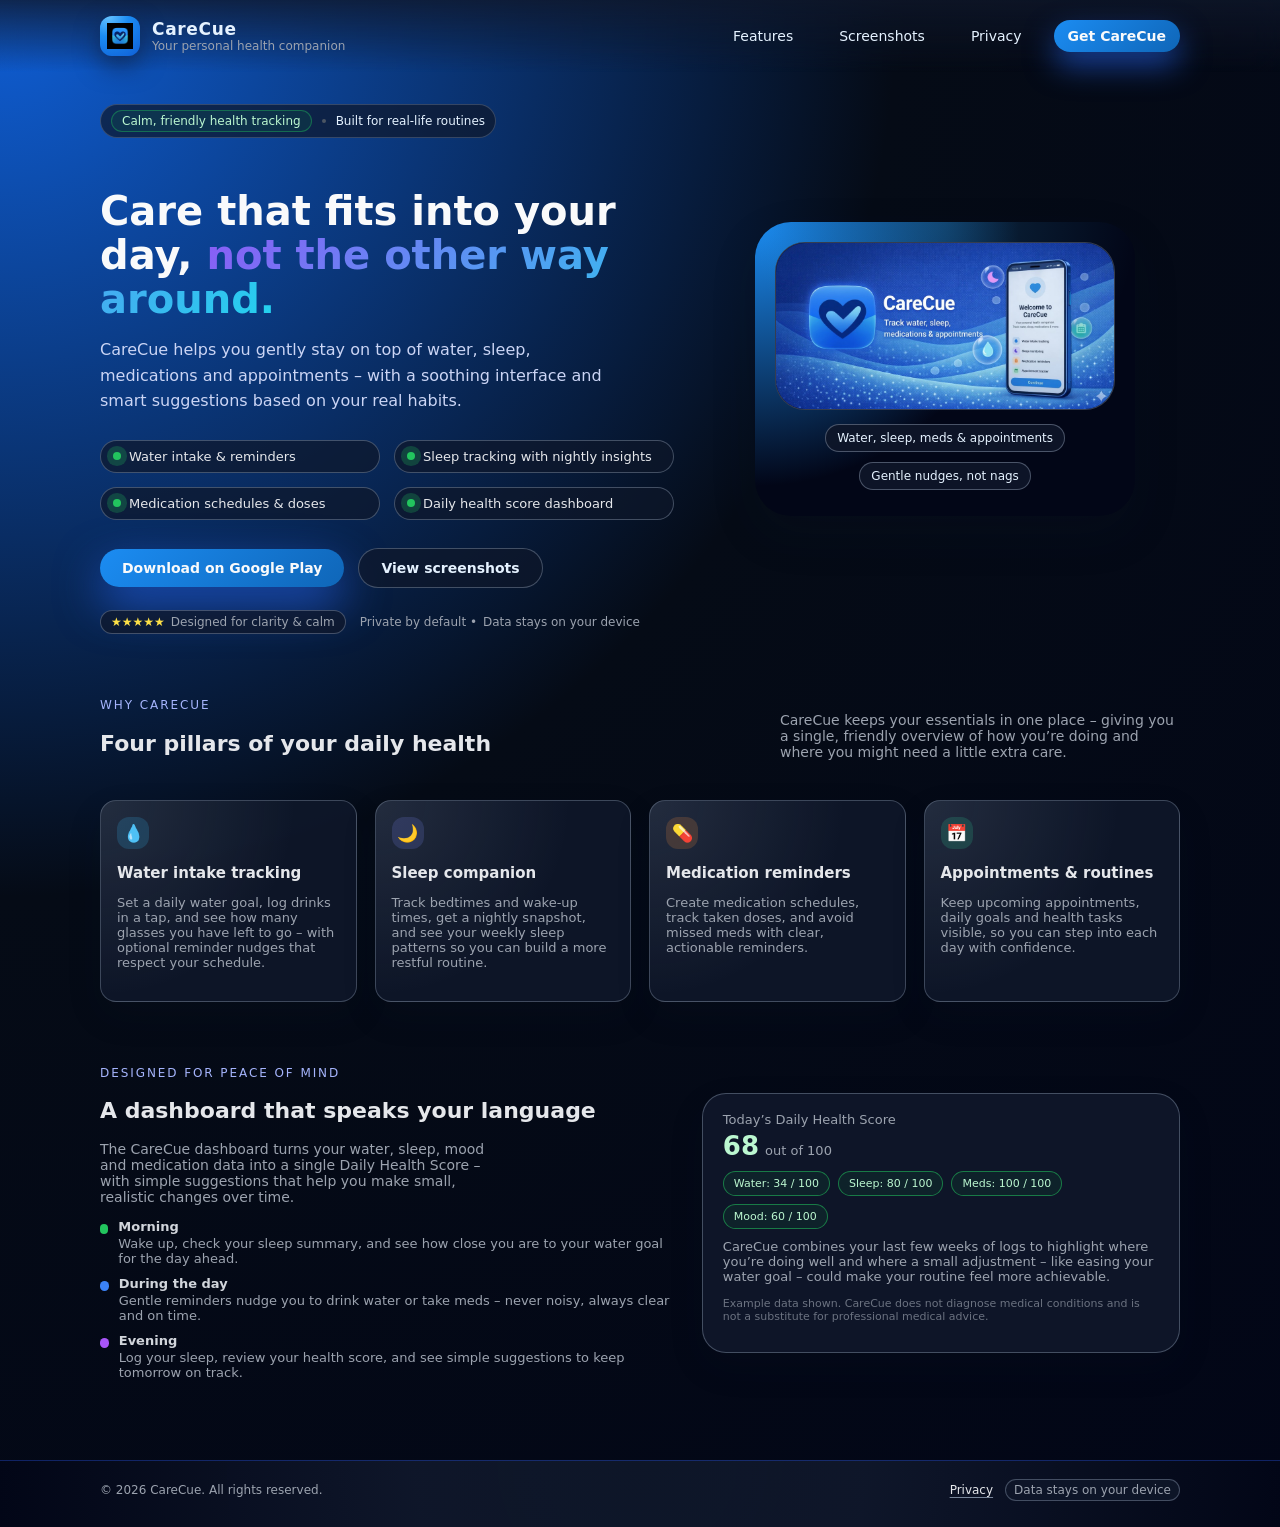
<file: index.html>
<!DOCTYPE html>
<html lang="en">

<head>
  <meta charset="UTF-8" />
  <meta name="viewport" content="width=device-width, initial-scale=1" />
  <title>CareCue – Track water, sleep, meds & appointments</title>
  <meta name="description"
    content="CareCue is your gentle health companion. Track water intake, sleep, medications, mood and appointments in one calm, private app." />
  <link rel="stylesheet" href="styles.css" />
  <link rel="icon" type="image/png" href="images/carecue_logo.png" />
</head>

<body>
  <div class="hero-bg"></div>
  <div class="page-wrap">
    <header class="nav">
      <div class="shell nav-inner">
        <a href="index.html" class="brand" aria-label="CareCue home">
          <div class="brand-logo">
            <img src="images/carecue_logo.png" alt="CareCue logo" loading="lazy" />
          </div>
          <div>
            <div class="brand-text-title">CareCue</div>
            <div class="brand-text-sub">Your personal health companion</div>
          </div>
        </a>

        <button class="nav-toggle" type="button" aria-label="Toggle navigation" data-nav-toggle>☰</button>

        <nav class="nav-links" data-nav-links>
          <a class="nav-link" href="features.html">Features</a>
          <a class="nav-link" href="gallery.html">Screenshots</a>
          <a class="nav-link" href="privacy.html">Privacy</a>
          <a class="nav-link nav-link--primary" href="#cta">Get CareCue</a>
        </nav>
      </div>
    </header>

    <main>
      <section class="hero">
        <div class="shell hero-grid">
          <div>
            <div class="hero-badge-row">
              <span class="hero-badge-pill">Calm, friendly health tracking</span>
              <span class="pill-divider"></span>
              <span>Built for real-life routines</span>
            </div>

            <h1 class="hero-heading">
              Care that fits into your day,
              <span>not the other way around.</span>
            </h1>

            <p class="hero-subheading">
              CareCue helps you gently stay on top of water, sleep, medications and appointments –
              with a soothing interface and smart suggestions based on your real habits.
            </p>

            <div class="hero-highlights">
              <div class="chip">
                <span class="chip-dot"></span>
                Water intake & reminders
              </div>
              <div class="chip">
                <span class="chip-dot"></span>
                Sleep tracking with nightly insights
              </div>
              <div class="chip">
                <span class="chip-dot"></span>
                Medication schedules & doses
              </div>
              <div class="chip">
                <span class="chip-dot"></span>
                Daily health score dashboard
              </div>
            </div>

            <div class="hero-actions" id="cta">
              <a class="btn btn-primary"
                href="https://play.google.com/store/apps/details?id=com.vantage.carecue&amp;utm_source=site"
                target="_blank" rel="noopener noreferrer">
                Download on Google Play
              </a>
              <a class="btn btn-ghost" href="gallery.html">
                View screenshots
              </a>
            </div>

            <div class="hero-meta">
              <div class="hero-meta-item hero-meta-pill">
                <span class="hero-stars">★★★★★</span>
                <span>Designed for clarity & calm</span>
              </div>
              <div class="hero-meta-item">
                <span>Private by default •</span>
                <span>Data stays on your device</span>
              </div>
            </div>
          </div>

          <div class="hero-device-wrap" aria-hidden="true">
            <div class="feature-frame">
              <div class="feature-frame-inner">
                <!-- Place your wide feature graphic as carecue_feature.jpg in this directory -->
                <img src="images/CareCue_feature.png" alt="CareCue feature graphic" class="hero-art" loading="lazy" />
              </div>
              <div class="feature-pill-row">
                <div class="feature-pill">Water, sleep, meds & appointments</div>
                <div class="feature-pill">Gentle nudges, not nags</div>
              </div>
            </div>
          </div>
        </div>
      </section>

      <section class="section">
        <div class="shell">
          <div class="section-header">
            <div>
              <div class="section-kicker">Why CareCue</div>
              <h2 class="section-title">Four pillars of your daily health</h2>
            </div>
            <p class="section-subtitle">
              CareCue keeps your essentials in one place – giving you a single, friendly overview of
              how you’re doing and where you might need a little extra care.
            </p>
          </div>

          <div class="card-grid">
            <article class="card">
              <div class="card-icon card-icon--water">💧</div>
              <h3 class="card-title">Water intake tracking</h3>
              <p class="card-body">
                Set a daily water goal, log drinks in a tap, and see how many glasses you have left
                to go – with optional reminder nudges that respect your schedule.
              </p>
            </article>

            <article class="card">
              <div class="card-icon card-icon--sleep">🌙</div>
              <h3 class="card-title">Sleep companion</h3>
              <p class="card-body">
                Track bedtimes and wake-up times, get a nightly snapshot, and see your weekly sleep
                patterns so you can build a more restful routine.
              </p>
            </article>

            <article class="card">
              <div class="card-icon card-icon--meds">💊</div>
              <h3 class="card-title">Medication reminders</h3>
              <p class="card-body">
                Create medication schedules, track taken doses, and avoid missed meds with clear,
                actionable reminders.
              </p>
            </article>

            <article class="card">
              <div class="card-icon card-icon--calendar">📅</div>
              <h3 class="card-title">Appointments & routines</h3>
              <p class="card-body">
                Keep upcoming appointments, daily goals and health tasks visible, so you can step
                into each day with confidence.
              </p>
            </article>
          </div>
        </div>
      </section>

      <section class="section">
        <div class="shell benefit-row">
          <div>
            <div class="section-kicker">Designed for peace of mind</div>
            <h2 class="section-title">A dashboard that speaks your language</h2>
            <p class="section-subtitle">
              The CareCue dashboard turns your water, sleep, mood and medication data into a single
              Daily Health Score – with simple suggestions that help you make small, realistic
              changes over time.
            </p>

            <div class="timeline">
              <div class="timeline-item">
                <div class="timeline-dot" style="background:#22c55e;"></div>
                <div class="timeline-content">
                  <div class="timeline-label">Morning</div>
                  <div class="timeline-detail">
                    Wake up, check your sleep summary, and see how close you are to your water goal
                    for the day ahead.
                  </div>
                </div>
              </div>

              <div class="timeline-item">
                <div class="timeline-dot" style="background:#3b82f6;"></div>
                <div class="timeline-content">
                  <div class="timeline-label">During the day</div>
                  <div class="timeline-detail">
                    Gentle reminders nudge you to drink water or take meds – never noisy, always
                    clear and on time.
                  </div>
                </div>
              </div>

              <div class="timeline-item">
                <div class="timeline-dot" style="background:#a855f7;"></div>
                <div class="timeline-content">
                  <div class="timeline-label">Evening</div>
                  <div class="timeline-detail">
                    Log your sleep, review your health score, and see simple suggestions to keep
                    tomorrow on track.
                  </div>
                </div>
              </div>
            </div>
          </div>

          <aside class="benefit-panel" aria-label="Example of CareCue insights">
            <div class="benefit-metric">Today’s Daily Health Score</div>
            <div class="benefit-score">
              <div class="benefit-score-main">68</div>
              <div class="benefit-score-label">out of 100</div>
            </div>

            <div class="benefit-badges">
              <span class="benefit-pill">Water: 34 / 100</span>
              <span class="benefit-pill">Sleep: 80 / 100</span>
              <span class="benefit-pill">Meds: 100 / 100</span>
              <span class="benefit-pill">Mood: 60 / 100</span>
            </div>

            <p class="card-body" style="margin-top:10px;">
              CareCue combines your last few weeks of logs to highlight where you’re doing well and
              where a small adjustment – like easing your water goal – could make your routine feel
              more achievable.
            </p>

            <p class="benefit-footnote">
              Example data shown. CareCue does not diagnose medical conditions and is not a
              substitute for professional medical advice.
            </p>
          </aside>
        </div>
      </section>
    </main>

    <footer class="footer">
      <div class="shell footer-inner">
        <div>© <span id="year"></span> CareCue. All rights reserved.</div>
        <div class="footer-links">
          <a href="privacy.html" class="link-underline">Privacy</a>
          <span class="footer-badge">Data stays on your device</span>
        </div>
      </div>
    </footer>
  </div>

  <script src="app.js"></script>
  <script>
    document.getElementById("year").textContent = new Date().getFullYear();
  </script>
</body>

</html>
</file>
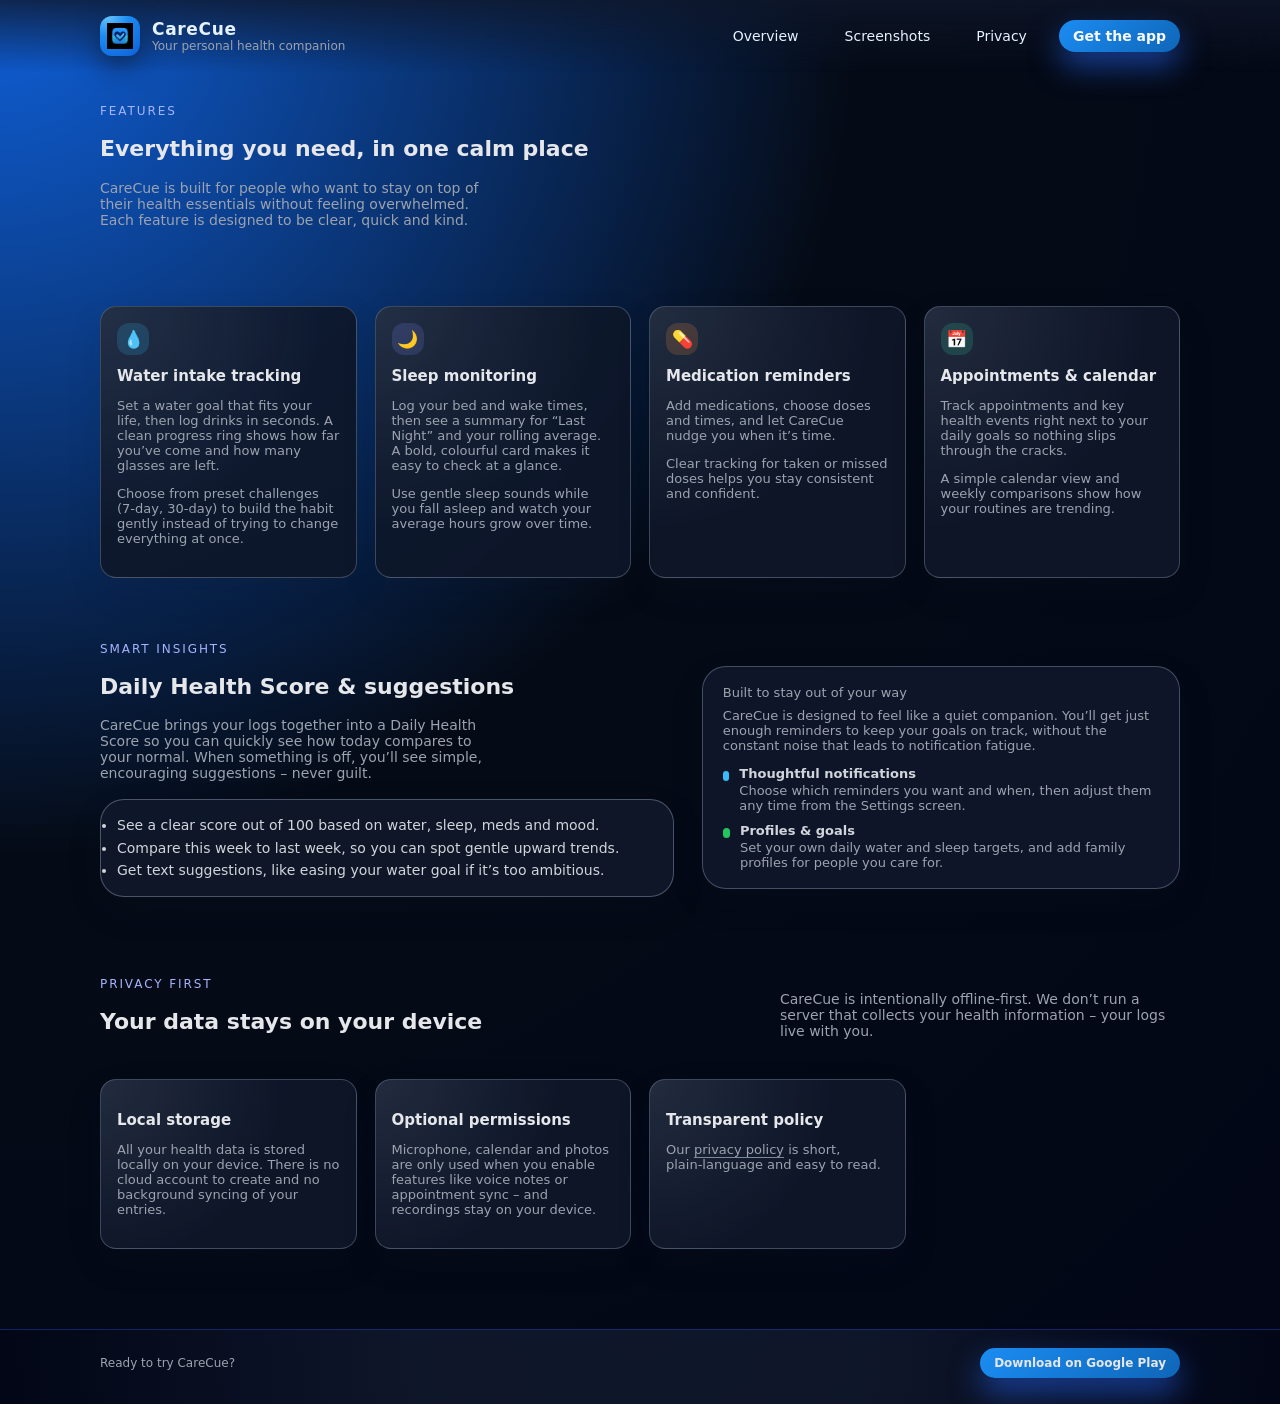
<file: features.html>
<!DOCTYPE html>
<html lang="en">

<head>
  <meta charset="UTF-8" />
  <meta name="viewport" content="width=device-width, initial-scale=1" />
  <title>CareCue Features – Gentle health tracking</title>
  <meta name="description"
    content="Explore CareCue features: water intake tracking, sleep monitoring, medication reminders, appointments and a daily health score that brings it together." />
  <link rel="stylesheet" href="styles.css" />
  <link rel="icon" type="image/png" href="images/carecue_logo.png" />
</head>

<body>
  <div class="hero-bg"></div>
  <div class="page-wrap">
    <header class="nav">
      <div class="shell nav-inner">
        <a href="index.html" class="brand" aria-label="CareCue home">
          <div class="brand-logo">
            <img src="images/carecue_logo.png" alt="CareCue logo" loading="lazy" />
          </div>
          <div>
            <div class="brand-text-title">CareCue</div>
            <div class="brand-text-sub">Your personal health companion</div>
          </div>
        </a>
        <button class="nav-toggle" type="button" aria-label="Toggle navigation" data-nav-toggle>☰</button>
        <nav class="nav-links" data-nav-links>
          <a class="nav-link" href="index.html">Overview</a>
          <a class="nav-link" href="gallery.html">Screenshots</a>
          <a class="nav-link" href="privacy.html">Privacy</a>
          <a class="nav-link nav-link--primary"
            href="https://play.google.com/store/apps/details?id=com.vantage.carecue&amp;utm_source=site-features"
            target="_blank" rel="noopener noreferrer">Get the app</a>
        </nav>
      </div>
    </header>

    <main>
      <section class="hero">
        <div class="shell">
          <div class="section-kicker">Features</div>
          <h1 class="section-title">Everything you need, in one calm place</h1>
          <p class="section-subtitle">
            CareCue is built for people who want to stay on top of their health essentials without
            feeling overwhelmed. Each feature is designed to be clear, quick and kind.
          </p>
        </div>
      </section>

      <section class="section">
        <div class="shell card-grid">
          <article class="card">
            <div class="card-icon card-icon--water">💧</div>
            <h2 class="card-title">Water intake tracking</h2>
            <p class="card-body">
              Set a water goal that fits your life, then log drinks in seconds. A clean progress
              ring shows how far you’ve come and how many glasses are left.
            </p>
            <p class="card-body">
              Choose from preset challenges (7‑day, 30‑day) to build the habit gently instead of
              trying to change everything at once.
            </p>
          </article>

          <article class="card">
            <div class="card-icon card-icon--sleep">🌙</div>
            <h2 class="card-title">Sleep monitoring</h2>
            <p class="card-body">
              Log your bed and wake times, then see a summary for “Last Night” and your rolling
              average. A bold, colourful card makes it easy to check at a glance.
            </p>
            <p class="card-body">
              Use gentle sleep sounds while you fall asleep and watch your average hours grow over
              time.
            </p>
          </article>

          <article class="card">
            <div class="card-icon card-icon--meds">💊</div>
            <h2 class="card-title">Medication reminders</h2>
            <p class="card-body">
              Add medications, choose doses and times, and let CareCue nudge you when it’s time.
            </p>
            <p class="card-body">
              Clear tracking for taken or missed doses helps you stay consistent and confident.
            </p>
          </article>

          <article class="card">
            <div class="card-icon card-icon--calendar">📅</div>
            <h2 class="card-title">Appointments & calendar</h2>
            <p class="card-body">
              Track appointments and key health events right next to your daily goals so nothing
              slips through the cracks.
            </p>
            <p class="card-body">
              A simple calendar view and weekly comparisons show how your routines are trending.
            </p>
          </article>
        </div>
      </section>

      <section class="section">
        <div class="shell benefit-row">
          <div>
            <div class="section-kicker">Smart insights</div>
            <h2 class="section-title">Daily Health Score & suggestions</h2>
            <p class="section-subtitle">
              CareCue brings your logs together into a Daily Health Score so you can quickly see
              how today compares to your normal. When something is off, you’ll see simple,
              encouraging suggestions – never guilt.
            </p>

            <ul class="doc" style="margin-top:18px; padding:14px 16px;">
              <li>See a clear score out of 100 based on water, sleep, meds and mood.</li>
              <li>Compare this week to last week, so you can spot gentle upward trends.</li>
              <li>Get text suggestions, like easing your water goal if it’s too ambitious.</li>
            </ul>
          </div>

          <aside class="benefit-panel">
            <div class="benefit-metric">Built to stay out of your way</div>
            <p class="card-body" style="margin-top:8px;">
              CareCue is designed to feel like a quiet companion. You’ll get just enough reminders
              to keep your goals on track, without the constant noise that leads to notification
              fatigue.
            </p>

            <div class="timeline" style="margin-top:10px;">
              <div class="timeline-item">
                <div class="timeline-dot" style="background:#38bdf8;"></div>
                <div class="timeline-content">
                  <div class="timeline-label">Thoughtful notifications</div>
                  <div class="timeline-detail">
                    Choose which reminders you want and when, then adjust them any time from the
                    Settings screen.
                  </div>
                </div>
              </div>
              <div class="timeline-item">
                <div class="timeline-dot" style="background:#22c55e;"></div>
                <div class="timeline-content">
                  <div class="timeline-label">Profiles & goals</div>
                  <div class="timeline-detail">
                    Set your own daily water and sleep targets, and add family profiles for people
                    you care for.
                  </div>
                </div>
              </div>
            </div>
          </aside>
        </div>
      </section>

      <section class="section">
        <div class="shell">
          <div class="section-header">
            <div>
              <div class="section-kicker">Privacy first</div>
              <h2 class="section-title">Your data stays on your device</h2>
            </div>
            <p class="section-subtitle">
              CareCue is intentionally offline‑first. We don’t run a server that collects your
              health information – your logs live with you.
            </p>
          </div>

          <div class="card-grid">
            <article class="card">
              <h3 class="card-title">Local storage</h3>
              <p class="card-body">
                All your health data is stored locally on your device. There is no cloud account to
                create and no background syncing of your entries.
              </p>
            </article>
            <article class="card">
              <h3 class="card-title">Optional permissions</h3>
              <p class="card-body">
                Microphone, calendar and photos are only used when you enable features like voice
                notes or appointment sync – and recordings stay on your device.
              </p>
            </article>
            <article class="card">
              <h3 class="card-title">Transparent policy</h3>
              <p class="card-body">
                Our <a href="privacy.html" class="link-underline">privacy policy</a> is short,
                plain‑language and easy to read.
              </p>
            </article>
          </div>
        </div>
      </section>
    </main>

    <footer class="footer">
      <div class="shell footer-inner">
        <div>Ready to try CareCue?</div>
        <div class="footer-links">
          <a class="nav-link nav-link--primary"
            href="https://play.google.com/store/apps/details?id=com.vantage.carecue&amp;utm_source=site-features-footer"
            target="_blank" rel="noopener noreferrer">Download on Google Play</a>
        </div>
      </div>
    </footer>
  </div>

  <script src="app.js"></script>
</body>

</html>
</file>
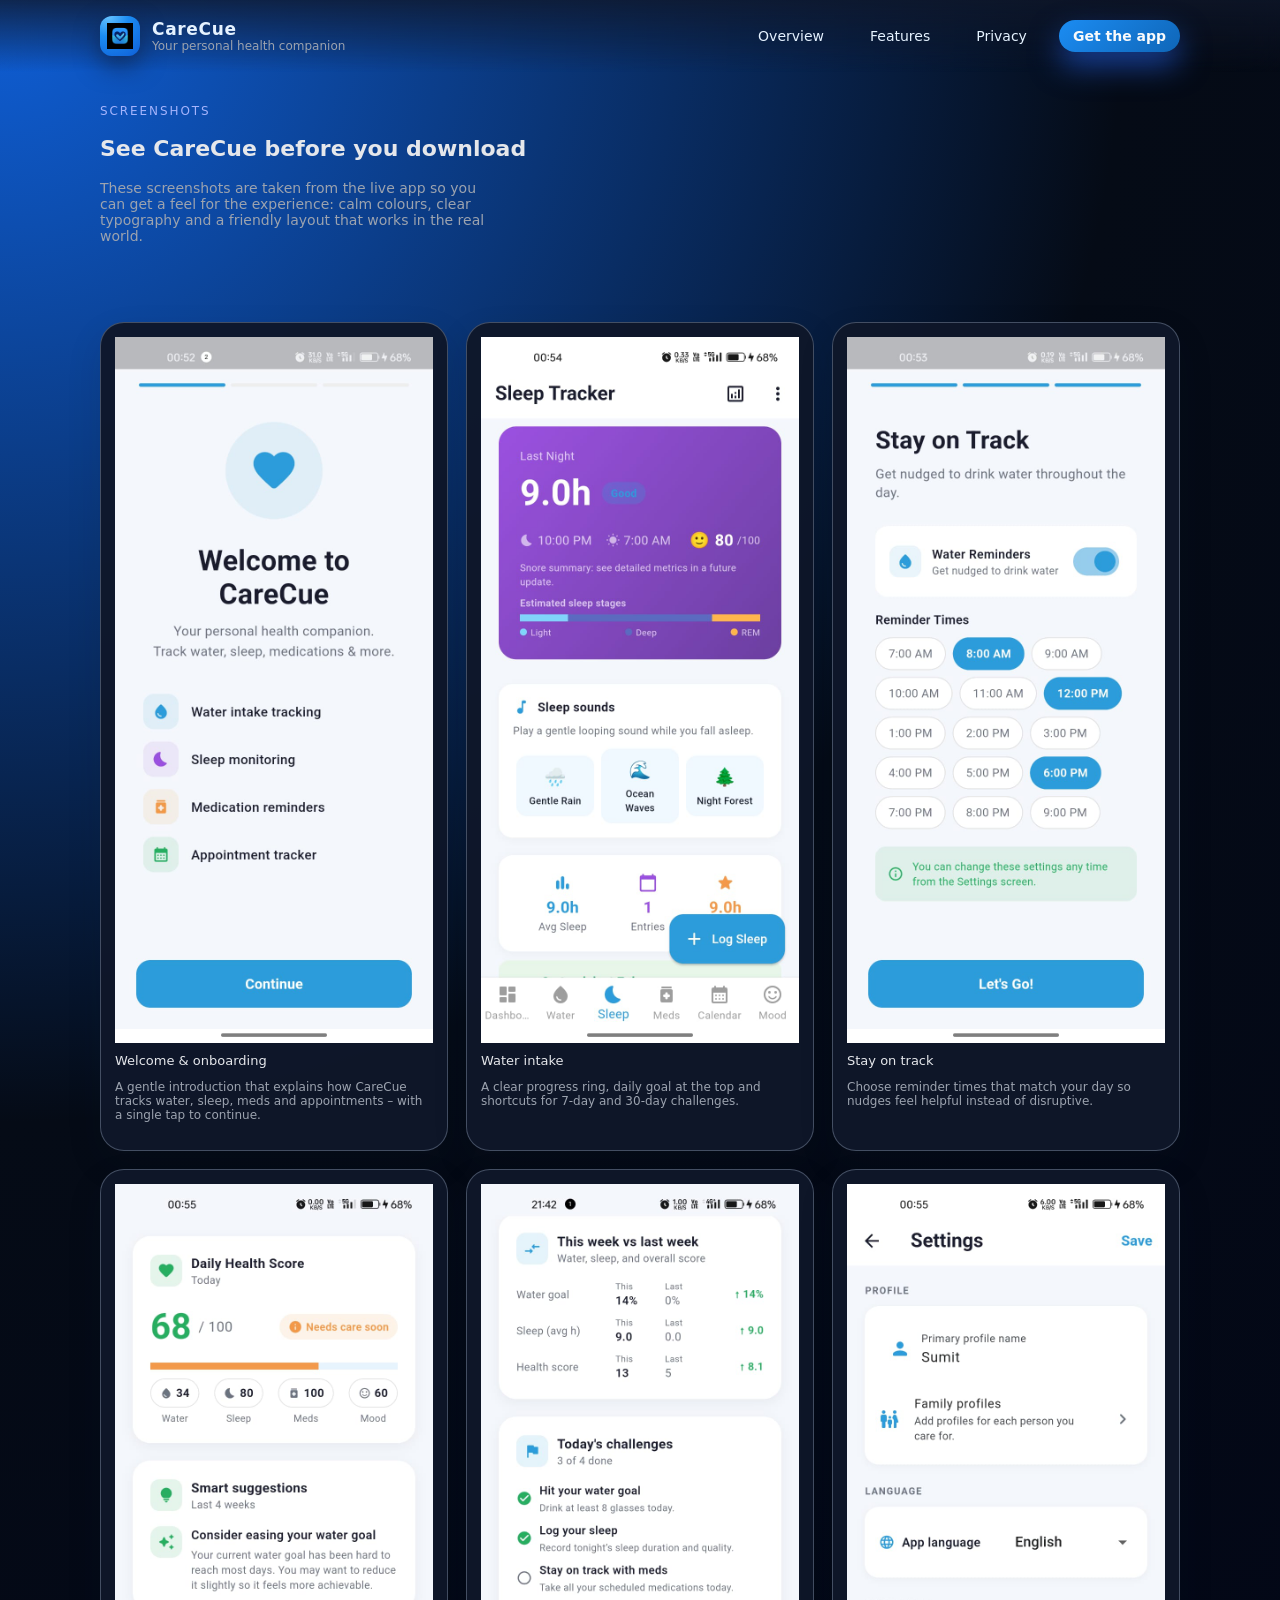
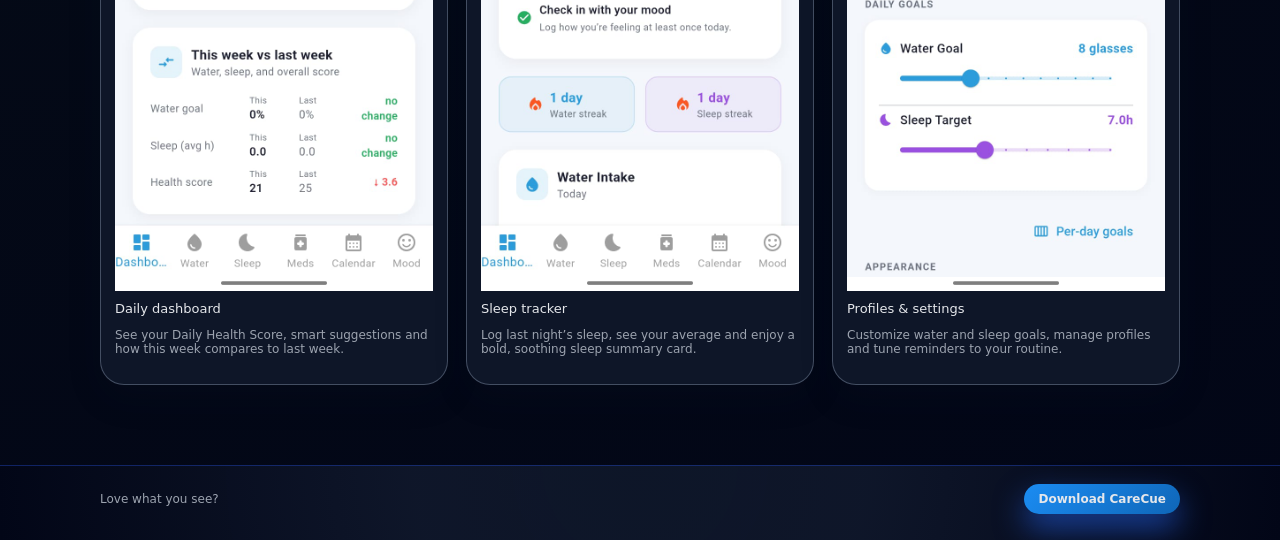
<file: gallery.html>
<!DOCTYPE html>
<html lang="en">

<head>
  <meta charset="UTF-8" />
  <meta name="viewport" content="width=device-width, initial-scale=1" />
  <title>CareCue Screenshots – See the app in action</title>
  <meta name="description"
    content="Browse CareCue screenshots: onboarding, water intake, sleep tracker, health score dashboard, settings and more." />
  <link rel="stylesheet" href="styles.css" />
  <link rel="icon" type="image/png" href="images/carecue_logo.png" />
</head>

<body>
  <div class="hero-bg"></div>
  <div class="page-wrap">
    <header class="nav">
      <div class="shell nav-inner">
        <a href="index.html" class="brand" aria-label="CareCue home">
          <div class="brand-logo">
            <img src="images/carecue_logo.png" alt="CareCue logo" loading="lazy" />
          </div>
          <div>
            <div class="brand-text-title">CareCue</div>
            <div class="brand-text-sub">Your personal health companion</div>
          </div>
        </a>
        <button class="nav-toggle" type="button" aria-label="Toggle navigation" data-nav-toggle>☰</button>
        <nav class="nav-links" data-nav-links>
          <a class="nav-link" href="index.html">Overview</a>
          <a class="nav-link" href="features.html">Features</a>
          <a class="nav-link" href="privacy.html">Privacy</a>
          <a class="nav-link nav-link--primary"
            href="https://play.google.com/store/apps/details?id=com.vantage.carecue&amp;utm_source=site-gallery"
            target="_blank" rel="noopener noreferrer">Get the app</a>
        </nav>
      </div>
    </header>

    <main>
      <section class="hero">
        <div class="shell">
          <div class="section-kicker">Screenshots</div>
          <h1 class="section-title">See CareCue before you download</h1>
          <p class="section-subtitle">
            These screenshots are taken from the live app so you can get a feel for the experience:
            calm colours, clear typography and a friendly layout that works in the real world.
          </p>
        </div>
      </section>

      <section class="section">
        <div class="shell gallery-grid">
          <article class="screen-card">
            <!-- Replace the src with the actual onboarding screenshot filename you copy into this folder -->
            <img src="images/screenshot_welcome.png" alt="CareCue welcome screen" loading="lazy" />
            <div class="screen-label">Welcome & onboarding</div>
            <p class="screen-note">
              A gentle introduction that explains how CareCue tracks water, sleep, meds and
              appointments – with a single tap to continue.
            </p>
          </article>

          <article class="screen-card">
            <img src="images/screenshot_water_intake.png" alt="CareCue water intake tracking" loading="lazy" />
            <div class="screen-label">Water intake</div>
            <p class="screen-note">
              A clear progress ring, daily goal at the top and shortcuts for 7‑day and 30‑day
              challenges.
            </p>
          </article>

          <article class="screen-card">
            <img src="images/screenshot_water_reminders.png" alt="CareCue water reminder setup" loading="lazy" />
            <div class="screen-label">Stay on track</div>
            <p class="screen-note">
              Choose reminder times that match your day so nudges feel helpful instead of
              disruptive.
            </p>
          </article>

          <article class="screen-card">
            <img src="images/screenshot_dashboard.png" alt="CareCue daily health score dashboard" loading="lazy" />
            <div class="screen-label">Daily dashboard</div>
            <p class="screen-note">
              See your Daily Health Score, smart suggestions and how this week compares to last
              week.
            </p>
          </article>

          <article class="screen-card">
            <img src="images/screenshot_sleep.png" alt="CareCue sleep tracker" loading="lazy" />
            <div class="screen-label">Sleep tracker</div>
            <p class="screen-note">
              Log last night’s sleep, see your average and enjoy a bold, soothing sleep summary
              card.
            </p>
          </article>

          <article class="screen-card">
            <img src="images/screenshot_settings.png" alt="CareCue settings screen" loading="lazy" />
            <div class="screen-label">Profiles & settings</div>
            <p class="screen-note">
              Customize water and sleep goals, manage profiles and tune reminders to your routine.
            </p>
          </article>
        </div>
      </section>
    </main>

    <footer class="footer">
      <div class="shell footer-inner">
        <div>Love what you see?</div>
        <div class="footer-links">
          <a class="nav-link nav-link--primary"
            href="https://play.google.com/store/apps/details?id=com.vantage.carecue&amp;utm_source=site-gallery-footer"
            target="_blank" rel="noopener noreferrer">Download CareCue</a>
        </div>
      </div>
    </footer>
  </div>

  <script src="app.js"></script>
</body>

</html>
</file>
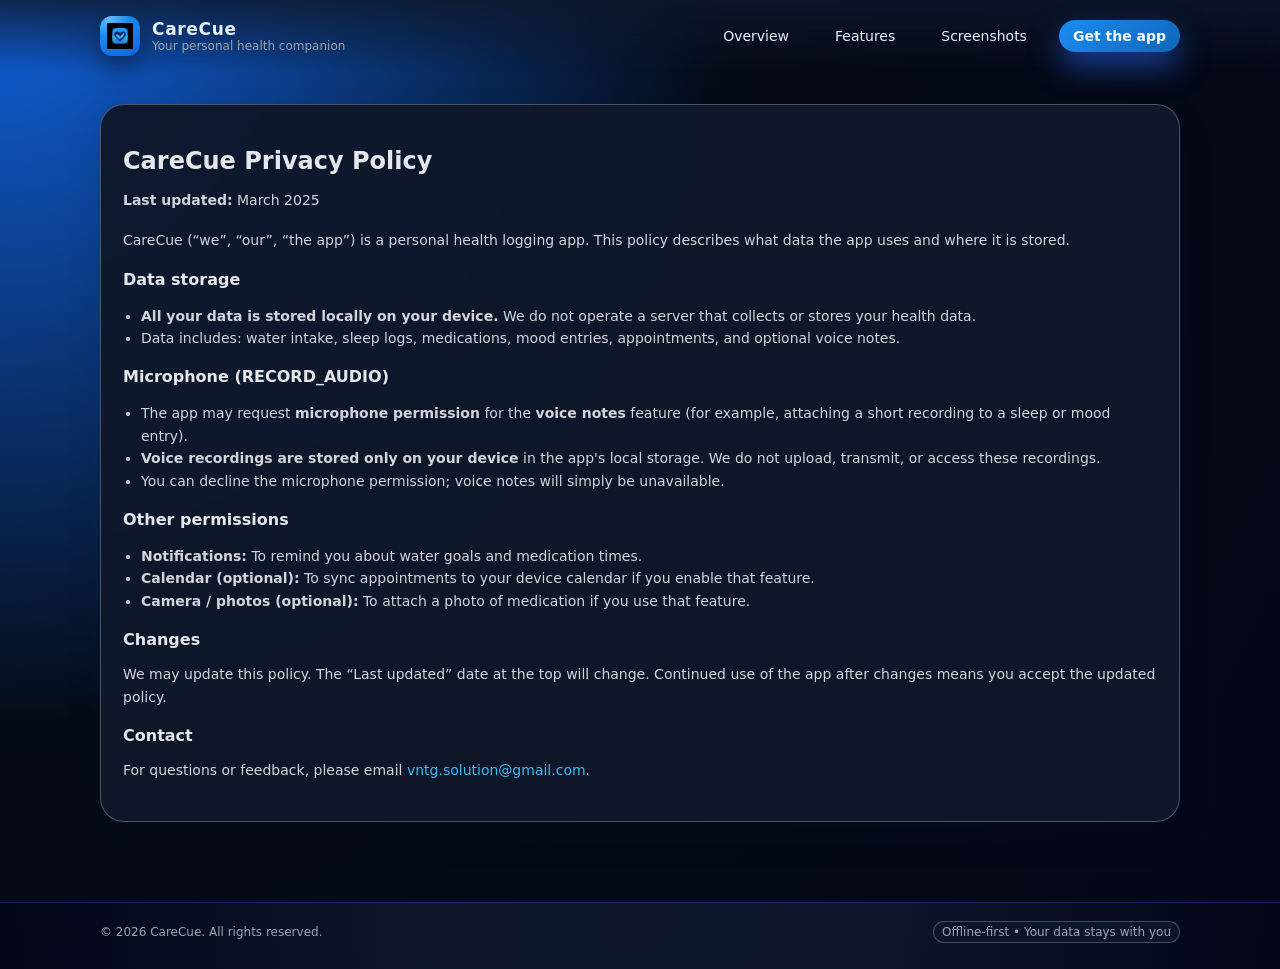
<file: privacy.html>
<!DOCTYPE html>
<html lang="en">

<head>
  <meta charset="UTF-8" />
  <meta name="viewport" content="width=device-width, initial-scale=1" />
  <title>CareCue Privacy Policy</title>
  <meta name="description"
    content="Read the CareCue privacy policy. Learn how your data is stored locally on your device and how permissions are used." />
  <link rel="stylesheet" href="styles.css" />
  <link rel="icon" type="image/png" href="images/carecue_logo.png" />
</head>

<body>
  <div class="hero-bg"></div>
  <div class="page-wrap">
    <header class="nav">
      <div class="shell nav-inner">
        <a href="index.html" class="brand" aria-label="CareCue home">
          <div class="brand-logo">
            <img src="images/carecue_logo.png" alt="CareCue logo" loading="lazy" />
          </div>
          <div>
            <div class="brand-text-title">CareCue</div>
            <div class="brand-text-sub">Your personal health companion</div>
          </div>
        </a>
        <button class="nav-toggle" type="button" aria-label="Toggle navigation" data-nav-toggle>☰</button>
        <nav class="nav-links" data-nav-links>
          <a class="nav-link" href="index.html">Overview</a>
          <a class="nav-link" href="features.html">Features</a>
          <a class="nav-link" href="gallery.html">Screenshots</a>
          <a class="nav-link nav-link--primary"
            href="https://play.google.com/store/apps/details?id=com.vantage.carecue&amp;utm_source=site-privacy"
            target="_blank" rel="noopener noreferrer">Get the app</a>
        </nav>
      </div>
    </header>

    <main>
      <section class="hero">
        <div class="shell">
          <div class="doc">
            <h1>CareCue Privacy Policy</h1>
            <p class="doc-updated"><strong>Last updated:</strong> March 2025</p>

            <p>
              CareCue (“we”, “our”, “the app”) is a personal health logging app. This policy
              describes what data the app uses and where it is stored.
            </p>

            <h2 class="doc-section-title">Data storage</h2>
            <ul>
              <li><strong>All your data is stored locally on your device.</strong> We do not operate
                a server that collects or stores your health data.</li>
              <li>
                Data includes: water intake, sleep logs, medications, mood entries, appointments,
                and optional voice notes.
              </li>
            </ul>

            <h2 class="doc-section-title">Microphone (RECORD_AUDIO)</h2>
            <ul>
              <li>
                The app may request <strong>microphone permission</strong> for the
                <strong>voice notes</strong> feature (for example, attaching a short recording to a
                sleep or mood entry).
              </li>
              <li>
                <strong>Voice recordings are stored only on your device</strong> in the app's local
                storage. We do not upload, transmit, or access these recordings.
              </li>
              <li>
                You can decline the microphone permission; voice notes will simply be unavailable.
              </li>
            </ul>

            <h2 class="doc-section-title">Other permissions</h2>
            <ul>
              <li><strong>Notifications:</strong> To remind you about water goals and medication
                times.</li>
              <li><strong>Calendar (optional):</strong> To sync appointments to your device
                calendar if you enable that feature.</li>
              <li><strong>Camera / photos (optional):</strong> To attach a photo of medication if
                you use that feature.</li>
            </ul>

            <h2 class="doc-section-title">Changes</h2>
            <p>
              We may update this policy. The “Last updated” date at the top will change. Continued
              use of the app after changes means you accept the updated policy.
            </p>

            <h2 class="doc-section-title">Contact</h2>
            <p>
              For questions or feedback, please email
              <a href="mailto:vntg.solution@gmail.com">vntg.solution@gmail.com</a>.
            </p>
          </div>
        </div>
      </section>
    </main>

    <footer class="footer">
      <div class="shell footer-inner">
        <div>© <span id="year"></span> CareCue. All rights reserved.</div>
        <div class="footer-links">
          <span class="footer-badge">Offline‑first • Your data stays with you</span>
        </div>
      </div>
    </footer>
  </div>

  <script src="app.js"></script>
  <script>
    document.getElementById("year").textContent = new Date().getFullYear();
  </script>
</body>

</html>
</file>
<file: styles.css>
/* CareCue Branding Site Styles */

:root {
  --color-primary: #1b8cf2;
  --color-primary-dark: #0f66b8;
  --color-accent: #7c4dff;
  --color-bg: #f4f7fb;
  --color-card: #ffffff;
  --color-text: #0f172a;
  --color-muted: #6b7280;
  --radius-lg: 24px;
  --radius-md: 16px;
  --radius-pill: 999px;
  --shadow-soft: 0 18px 45px rgba(15, 23, 42, 0.16);
  --shadow-card: 0 14px 35px rgba(15, 23, 42, 0.12);
  --max-width: 1120px;
  --nav-height: 72px;
  --transition-fast: 180ms ease-out;
}

*,
*::before,
*::after {
  box-sizing: border-box;
}

html,
body {
  margin: 0;
  padding: 0;
  font-family: system-ui, -apple-system, BlinkMacSystemFont, "SF Pro Text",
    "Segoe UI", sans-serif;
  color: var(--color-text);
  background: radial-gradient(circle at top left, #0f5fd7 0, #050b16 45%, #020617 100%);
}

body {
  min-height: 100vh;
  display: flex;
  flex-direction: column;
}

.page-wrap {
  min-height: 100vh;
  display: flex;
  flex-direction: column;
}

main {
  flex: 1;
}

a {
  color: inherit;
  text-decoration: none;
}

img {
  max-width: 100%;
  display: block;
}

.shell {
  max-width: var(--max-width);
  margin: 0 auto;
  padding: 0 20px;
}

/* Top gradient background */
.hero-bg {
  position: fixed;
  inset: 0;
  pointer-events: none;
  z-index: -2;
}

.hero-bg::before,
.hero-bg::after {
  content: "";
  position: absolute;
  border-radius: 999px;
  filter: blur(80px);
  opacity: 0.55;
}

.hero-bg::before {
  width: 420px;
  height: 420px;
  background: radial-gradient(circle, #1b8cf2 0%, transparent 70%);
  top: -120px;
  left: -40px;
}

.hero-bg::after {
  width: 460px;
  height: 460px;
  background: radial-gradient(circle, #7c4dff 0%, transparent 75%);
  top: -80px;
  right: -80px;
}

/* Navigation */
.nav {
  position: sticky;
  top: 0;
  z-index: 40;
  backdrop-filter: blur(22px);
  background: linear-gradient(
      to bottom,
      rgba(15, 23, 42, 0.78),
      rgba(15, 23, 42, 0.4),
      transparent
    );
}

.nav-inner {
  height: var(--nav-height);
  display: flex;
  align-items: center;
  justify-content: space-between;
}

.brand {
  display: flex;
  align-items: center;
  gap: 12px;
}

.brand-logo {
  width: 40px;
  height: 40px;
  border-radius: 12px;
  background: radial-gradient(circle at 20% 0, #66c3ff 0, #1b8cf2 40%, #0f5fd7 100%);
  display: flex;
  align-items: center;
  justify-content: center;
  overflow: hidden;
  box-shadow: 0 10px 25px rgba(15, 23, 42, 0.55);
}

.brand-logo img {
  width: 26px;
  height: 26px;
}

.brand-text-title {
  font-weight: 700;
  letter-spacing: 0.04em;
  font-size: 17px;
  color: #e5f2ff;
}

.brand-text-sub {
  font-size: 12px;
  color: #9ca3af;
}

.nav-links {
  display: flex;
  align-items: center;
  gap: 18px;
  font-size: 14px;
}

.nav-link {
  color: #e5f2ff;
  padding: 8px 14px;
  border-radius: 999px;
  transition: background var(--transition-fast), color var(--transition-fast),
    transform var(--transition-fast);
}

.nav-link:hover {
  background: rgba(15, 23, 42, 0.72);
  transform: translateY(-1px);
}

.nav-link--primary {
  background: linear-gradient(135deg, #1b8cf2, #0f66b8);
  color: #f9fafb;
  font-weight: 600;
  box-shadow: 0 14px 30px rgba(37, 99, 235, 0.6);
}

.nav-link--primary:hover {
  background: linear-gradient(135deg, #1f9cf8, #0f5fd7);
  transform: translateY(-1px) scale(1.01);
}

.nav-toggle {
  display: none;
  background: none;
  border: none;
  color: #e5f2ff;
  font-size: 22px;
  cursor: pointer;
}

/* Hero */
.hero {
  padding: 32px 0 64px;
}

.hero-grid {
  display: grid;
  grid-template-columns: minmax(0, 1.1fr) minmax(0, 0.9fr);
  gap: 36px;
  align-items: center;
}

.hero-badge-row {
  display: inline-flex;
  align-items: center;
  gap: 10px;
  padding: 5px 10px;
  border-radius: 999px;
  background: rgba(15, 23, 42, 0.7);
  border: 1px solid rgba(148, 163, 184, 0.3);
  color: #e5f2ff;
  font-size: 12px;
  margin-bottom: 18px;
}

.hero-badge-pill {
  padding: 3px 10px;
  border-radius: 999px;
  background: rgba(22, 163, 74, 0.1);
  color: #bbf7d0;
  border: 1px solid rgba(34, 197, 94, 0.4);
}

.hero-heading {
  font-size: clamp(34px, 4vw, 40px);
  line-height: 1.1;
  color: #f9fafb;
  margin-bottom: 12px;
}

.hero-heading span {
  background: linear-gradient(135deg, #8b5cf6, #22d3ee);
  -webkit-background-clip: text;
  color: transparent;
}

.hero-subheading {
  font-size: 16px;
  line-height: 1.6;
  color: #cbd5f5;
  max-width: 520px;
  margin-bottom: 26px;
}

.hero-highlights {
  display: grid;
  grid-template-columns: repeat(2, minmax(0, 1fr));
  gap: 14px;
  margin-bottom: 28px;
}

.chip {
  display: inline-flex;
  align-items: center;
  gap: 8px;
  padding: 8px 12px;
  border-radius: 999px;
  background: rgba(15, 23, 42, 0.7);
  border: 1px solid rgba(148, 163, 184, 0.4);
  color: #e5e7eb;
  font-size: 13px;
}

.chip-dot {
  width: 8px;
  height: 8px;
  border-radius: 999px;
  background: #22c55e;
  box-shadow: 0 0 0 6px rgba(34, 197, 94, 0.24);
}

.hero-actions {
  display: flex;
  flex-wrap: wrap;
  align-items: center;
  gap: 14px;
  margin-bottom: 22px;
}

.btn {
  display: inline-flex;
  align-items: center;
  justify-content: center;
  gap: 8px;
  padding: 11px 22px;
  border-radius: 999px;
  font-size: 14px;
  font-weight: 600;
  border: none;
  cursor: pointer;
  transition: transform var(--transition-fast), box-shadow var(--transition-fast),
    background var(--transition-fast);
}

.btn-primary {
  background: linear-gradient(135deg, #1b8cf2, #0f66b8);
  color: #f9fafb;
  box-shadow: 0 18px 45px rgba(37, 99, 235, 0.7);
}

.btn-primary:hover {
  transform: translateY(-1px) scale(1.01);
  background: linear-gradient(135deg, #1f9cf8, #0f5fd7);
}

.btn-ghost {
  background: rgba(15, 23, 42, 0.7);
  color: #e5f2ff;
  border: 1px solid rgba(148, 163, 184, 0.4);
}

.btn-ghost:hover {
  transform: translateY(-1px);
  background: rgba(15, 23, 42, 0.9);
}

.hero-meta {
  display: flex;
  flex-wrap: wrap;
  gap: 14px;
  color: #9ca3af;
  font-size: 12px;
}

.hero-meta-item {
  display: inline-flex;
  align-items: center;
  gap: 6px;
}

.hero-meta-pill {
  padding: 4px 10px;
  border-radius: 999px;
  background: rgba(15, 23, 42, 0.75);
  border: 1px solid rgba(148, 163, 184, 0.4);
}

.hero-stars {
  color: #fde047;
}

/* Hero device preview */
.hero-device-wrap {
  display: flex;
  justify-content: center;
}

.feature-frame {
  position: relative;
  border-radius: 36px;
  padding: 20px 20px 26px;
  background: radial-gradient(circle at top left, #1b8cf2 0, #020617 55%, #020617 100%);
  box-shadow: var(--shadow-soft);
  overflow: hidden;
  max-width: 380px;
}

.feature-frame::before {
  content: "";
  position: absolute;
  inset: 0;
  background-image: radial-gradient(circle at top, rgba(56, 189, 248, 0.18) 0, transparent 55%);
  opacity: 1;
  pointer-events: none;
}

.feature-frame-inner {
  position: relative;
  border-radius: 30px;
  overflow: hidden;
  border: 1px solid rgba(148, 163, 184, 0.35);
  background: #020617;
}

.hero-art {
  width: 100%;
  display: block;
}

.feature-pill-row {
  display: flex;
  justify-content: center;
  gap: 10px;
  margin-top: 14px;
  flex-wrap: wrap;
}

.feature-pill {
  padding: 6px 11px;
  border-radius: 999px;
  background: rgba(15, 23, 42, 0.9);
  color: #e5f2ff;
  font-size: 12px;
  border: 1px solid rgba(148, 163, 184, 0.45);
}

/* Sections */
.section {
  padding: 0 0 64px;
}

.section-header {
  display: flex;
  justify-content: space-between;
  align-items: flex-end;
  flex-wrap: wrap;
  gap: 16px;
  margin-bottom: 26px;
}

.section-kicker {
  font-size: 12px;
  letter-spacing: 0.16em;
  text-transform: uppercase;
  color: #a5b4fc;
  margin-bottom: 4px;
}

.section-title {
  font-size: 22px;
  color: #e5e7eb;
}

.section-subtitle {
  font-size: 14px;
  color: #9ca3af;
  max-width: 400px;
}

.card-grid {
  display: grid;
  grid-template-columns: repeat(4, minmax(0, 1fr));
  gap: 18px;
}

.card {
  background: radial-gradient(circle at top left, rgba(148, 163, 184, 0.16) 0, transparent 60%),
    rgba(15, 23, 42, 0.92);
  border-radius: var(--radius-md);
  padding: 16px 16px 18px;
  border: 1px solid rgba(148, 163, 184, 0.35);
  box-shadow: var(--shadow-card);
}

.card-icon {
  width: 32px;
  height: 32px;
  border-radius: 12px;
  display: flex;
  align-items: center;
  justify-content: center;
  margin-bottom: 10px;
  font-size: 17px;
}

.card-icon--water {
  background: rgba(56, 189, 248, 0.18);
  color: #0ea5e9;
}

.card-icon--sleep {
  background: rgba(129, 140, 248, 0.18);
  color: #818cf8;
}

.card-icon--meds {
  background: rgba(251, 146, 60, 0.18);
  color: #fb923c;
}

.card-icon--calendar {
  background: rgba(52, 211, 153, 0.18);
  color: #22c55e;
}

.card-title {
  font-size: 15px;
  color: #e5e7eb;
  margin-bottom: 6px;
}

.card-body {
  font-size: 13px;
  color: #9ca3af;
}

.benefit-row {
  display: grid;
  grid-template-columns: minmax(0, 1.2fr) minmax(0, 1fr);
  gap: 28px;
  align-items: center;
}

.benefit-panel {
  background: rgba(15, 23, 42, 0.94);
  border-radius: var(--radius-lg);
  padding: 18px 20px;
  border: 1px solid rgba(148, 163, 184, 0.4);
  box-shadow: var(--shadow-card);
}

.benefit-metric {
  font-size: 13px;
  color: #9ca3af;
  margin-bottom: 4px;
}

.benefit-score {
  display: flex;
  align-items: baseline;
  gap: 6px;
  margin-bottom: 10px;
}

.benefit-score-main {
  font-size: 26px;
  color: #bbf7d0;
  font-weight: 700;
}

.benefit-score-label {
  font-size: 13px;
  color: #9ca3af;
}

.benefit-badges {
  display: flex;
  flex-wrap: wrap;
  gap: 8px;
  margin-bottom: 6px;
}

.benefit-pill {
  padding: 5px 10px;
  border-radius: 999px;
  background: rgba(22, 163, 74, 0.09);
  color: #bbf7d0;
  border: 1px solid rgba(34, 197, 94, 0.55);
  font-size: 11px;
}

.benefit-footnote {
  font-size: 11px;
  color: #6b7280;
}

.timeline {
  display: grid;
  gap: 10px;
}

.timeline-item {
  display: flex;
  gap: 10px;
}

.timeline-dot {
  width: 10px;
  height: 10px;
  border-radius: 999px;
  margin-top: 5px;
}

.timeline-content {
  font-size: 13px;
  color: #d1d5db;
}

.timeline-label {
  font-weight: 600;
  margin-bottom: 2px;
}

.timeline-detail {
  color: #9ca3af;
}

/* Gallery */
.gallery-grid {
  display: grid;
  grid-template-columns: repeat(3, minmax(0, 1fr));
  gap: 18px;
}

.screen-card {
  background: rgba(15, 23, 42, 0.96);
  border-radius: var(--radius-lg);
  padding: 14px 14px 16px;
  border: 1px solid rgba(148, 163, 184, 0.4);
  box-shadow: var(--shadow-card);
}

.screen-label {
  font-size: 13px;
  color: #e5e7eb;
  margin-top: 10px;
}

.screen-note {
  font-size: 12px;
  color: #9ca3af;
}

/* Privacy page */
.doc {
  background: rgba(15, 23, 42, 0.96);
  border-radius: var(--radius-lg);
  padding: 22px 22px 26px;
  border: 1px solid rgba(148, 163, 184, 0.45);
  box-shadow: var(--shadow-card);
}

.doc h1 {
  font-size: 24px;
  color: #e5e7eb;
  margin-bottom: 4px;
}

.doc-updated {
  font-size: 13px;
  color: #9ca3af;
  margin-bottom: 18px;
}

.doc-section-title {
  font-size: 16px;
  color: #e5e7eb;
  margin-top: 18px;
  margin-bottom: 8px;
}

.doc p,
.doc li {
  font-size: 14px;
  color: #d1d5db;
  line-height: 1.6;
}

.doc ul {
  padding-left: 18px;
}

.doc a {
  color: #38bdf8;
}

/* Footer */
.footer {
  border-top: 1px solid rgba(30, 64, 175, 0.5);
  padding: 18px 0 26px;
  margin-top: 16px;
  background: radial-gradient(circle at top, rgba(15, 23, 42, 0.9) 0, rgba(15, 23, 42, 0.96) 35%, #020617 100%);
}

.footer-inner {
  display: flex;
  justify-content: space-between;
  align-items: center;
  gap: 12px;
  flex-wrap: wrap;
  font-size: 12px;
  color: #9ca3af;
}

.footer-links {
  display: flex;
  align-items: center;
  gap: 12px;
}

.footer-links a {
  color: #e5e7eb;
}

.footer-badge {
  padding: 3px 8px;
  border-radius: 999px;
  background: rgba(15, 23, 42, 0.9);
  border: 1px solid rgba(148, 163, 184, 0.4);
}

/* Utility */
.pill-divider {
  width: 4px;
  height: 4px;
  border-radius: 999px;
  background: #4b5563;
}

.text-soft {
  color: #9ca3af;
}

.link-underline {
  text-decoration: underline;
  text-decoration-color: rgba(148, 163, 184, 0.8);
  text-underline-offset: 3px;
}

/* Responsive */
@media (max-width: 900px) {
  .hero-grid {
    grid-template-columns: minmax(0, 1fr);
  }

  .hero {
    padding-top: 18px;
  }

  .card-grid {
    grid-template-columns: repeat(2, minmax(0, 1fr));
  }

  .benefit-row {
    grid-template-columns: minmax(0, 1fr);
  }

  .gallery-grid {
    grid-template-columns: repeat(2, minmax(0, 1fr));
  }
}

@media (max-width: 720px) {
  .nav-inner {
    justify-content: space-between;
  }

  .nav-links {
    position: fixed;
    right: 20px;
    top: calc(var(--nav-height) + 8px);
    flex-direction: column;
    align-items: flex-start;
    padding: 12px;
    background: rgba(15, 23, 42, 0.96);
    border-radius: 18px;
    border: 1px solid rgba(148, 163, 184, 0.45);
    transform-origin: top right;
    transform: scale(0.9);
    opacity: 0;
    pointer-events: none;
    transition: opacity 160ms ease-out, transform 160ms ease-out;
  }

  .nav-links.is-open {
    opacity: 1;
    pointer-events: auto;
    transform: scale(1);
  }

  .nav-toggle {
    display: inline-flex;
  }

  .card-grid {
    grid-template-columns: minmax(0, 1fr);
  }

  .gallery-grid {
    grid-template-columns: minmax(0, 1fr);
  }
}
</file>
